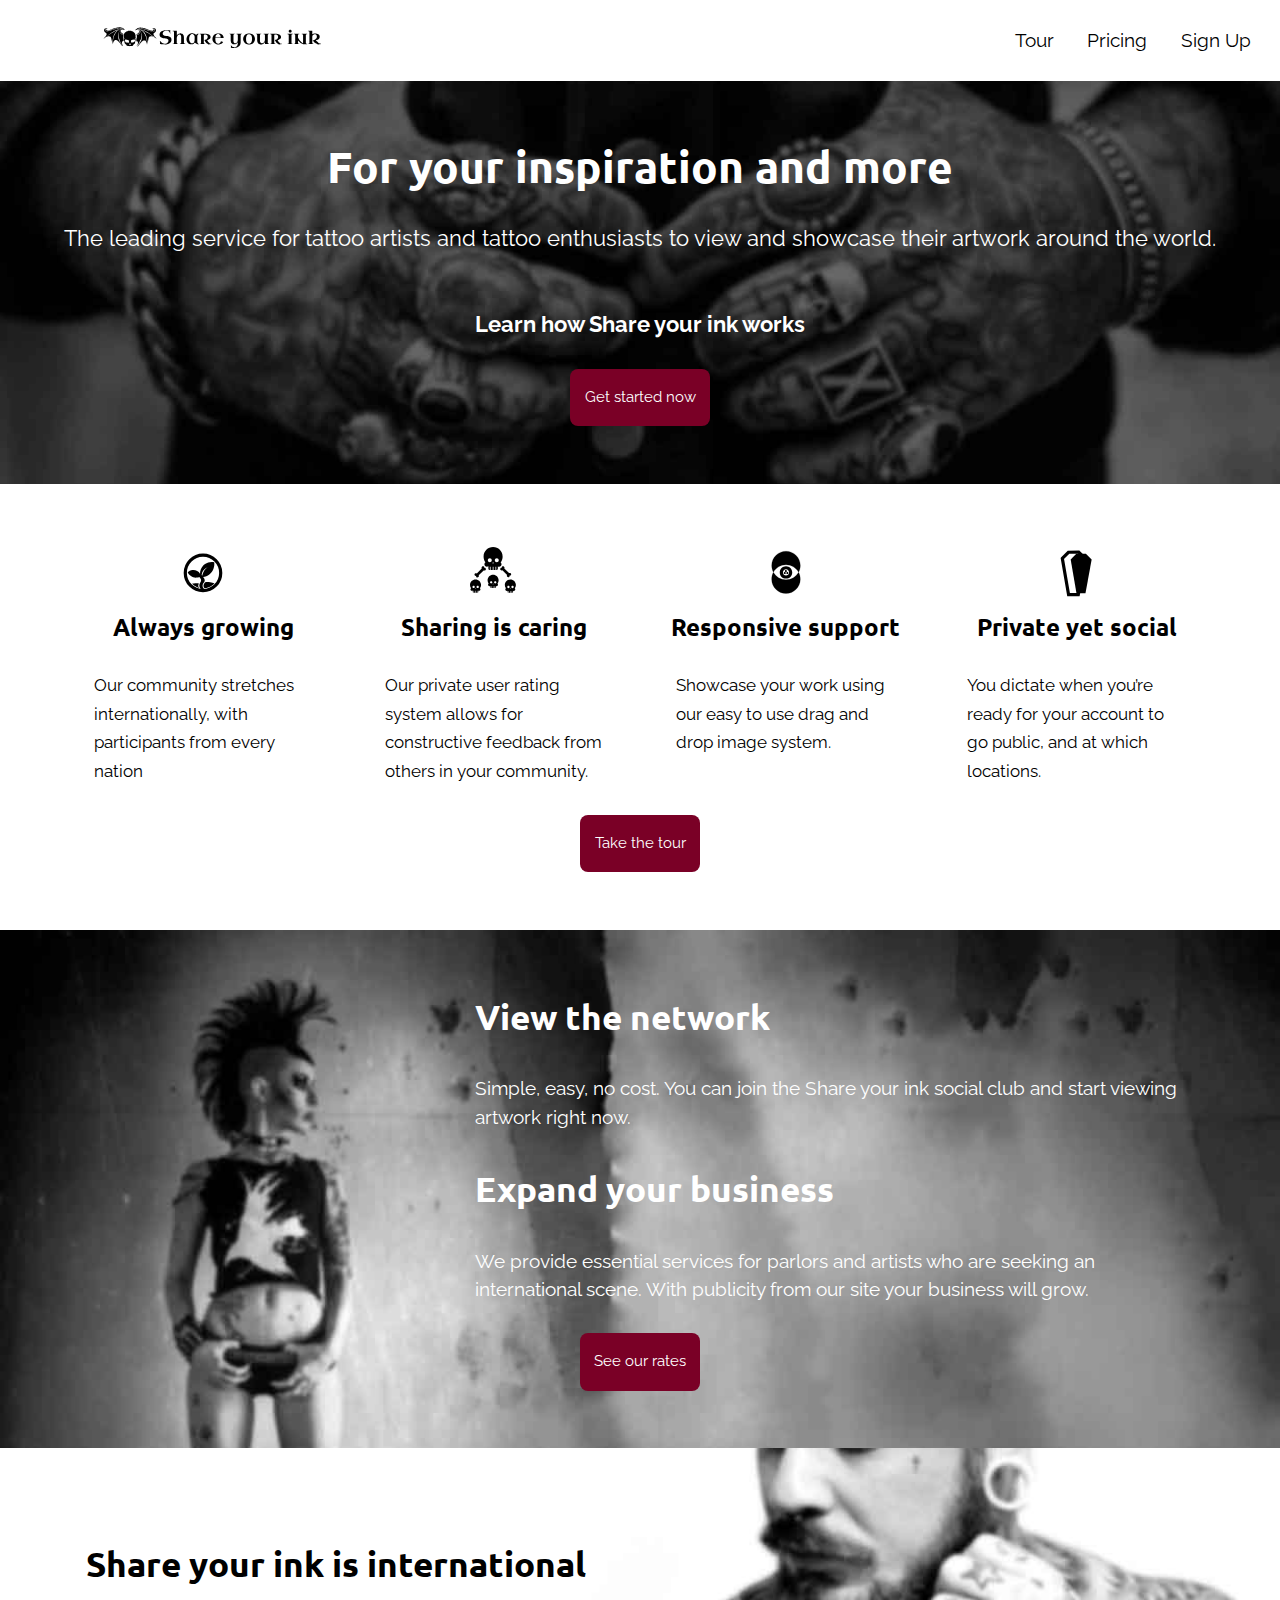
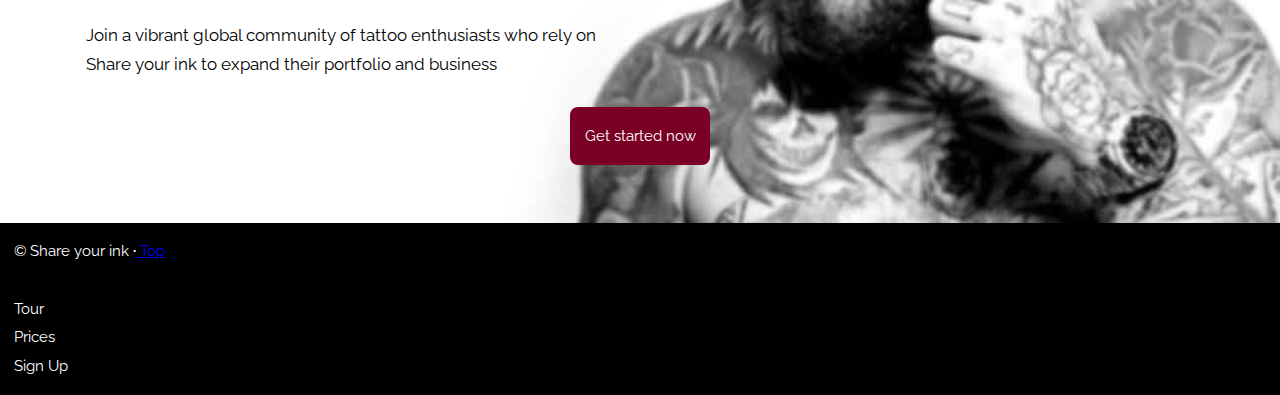
<file: index.html>
<!DOCTYPE html>
<html lang="en">
<head>
  <meta charset="utf-8">
  <title>Share Your Ink</title>
  <meta name="viewport" content="width=device-width,initial-scale=1">
  <meta name="handheldfriendly" content="true">
  <meta name="mobileoptimized" content="240">
  <link href="css/modules.css" rel="stylesheet">
  <link href="css/grid.css"  rel="stylesheet">
  <link href="css/type.css" rel="stylesheet">
  <link href="css/main.css" rel="stylesheet">
  <link href='https://fonts.googleapis.com/css?family=Raleway|Ubuntu' rel='stylesheet' type='text/css'>
  <link rel="shortcut icon" href="img/favicon.ico" type="image/x-icon">
  <link rel="icon" href="img/favicon.ico" type="image/x-icon">
</head>


<body>

<ul class="skip-links">
  <li><a href="#nav">Skip to navigation</a></li>
  <li><a href="#main">Skip to the main content</a></li>
  <li><a href="#footer">Skip to the footer</a></li>
</ul>

<header class="grid grid-middle section-white masthead" role="banner" id="top">

    <div class="unit xs-1 s-1 m-1-3 l-1-3 pad-t-1-2 pad-b-1-2 text-center">
      <h1 class="unit-xs-hidden"><a href="index.html">Share Your Ink</a></h1>
      <a href="index.html"> <img class="wordmark-size" src="img/wordmark-logo.svg" alt="wordmark"></a>
    </div>

    <nav class="unit gutter-1-2 xs-1 s-1 m-2-3 l-2-3 pad-t-1-2 pad-b-1-2 section-mid" id="nav">
      <ul class="nav kilo push-0 list-group list-group--inline">
        <li><a class="island-1-2" href="tour.html">Tour</a></li>
        <li><a class="island-1-2" href="pricing.html">Pricing</a></li>
        <li><a class="island-1-2" href="signup.html">Sign Up</a></li>
      </ul>
    </nav>

</header>

<main role="main" id="main">

  <div class="background-1 text-center mega island-2 img1">
    	<h2 class="ubuntu white-txt yotta">For your inspiration and more</h2>
    	<p class="white-txt">The leading service for tattoo artists and tattoo enthusiasts to view and showcase their artwork around the world.</p>
    	<p class="white-txt pad-t"><b>Learn how Share your ink works</b></p>
      <a class="island-1-2 btn micro" href="signup.html">Get started now</a>
  </div>

  <div class="grid section-white island-2">

  <div class="wrapper">
    <div class="unit xs-1 s-1 m-1-2 l-1-4 gutter-1-4">
      <figure>
        <div class="text-center">
          <img class="i--64 island-1" src="img/icon-3.svg" alt="">
       </div>
        <h2 class="text-center ubuntu giga">Always growing</h2>
       <figcaption class="milli gutter">Our community stretches internationally, with participants from every nation</figcaption>
      </figure>
   </div>


  <div class="unit xs-1 s-1 m-1-2 l-1-4 gutter-1-4">
    <figure>
      <div class="text-center">
        <img class="i--64 island-1" src="img/icon-1.svg" alt="">
      </div>
      <h2 class="text-center ubuntu giga">Sharing is caring</h2>
      <figcaption class="milli gutter">Our private user rating system allows for constructive feedback from others in your community.</figcaption>
    </figure>
  </div>

  <div class="unit xs-1 s-1 m-1-2 l-1-4 gutter-1-4">
    <figure>
      <div class="text-center">
        <img class="i--64 island-1" src="img/icon-2.svg" alt="">
      </div>
      <h2 class="text-center ubuntu giga">Responsive support</h2>
      <figcaption class="milli gutter">Showcase your work using our easy to use drag and drop image system.</figcaption>
    </figure>
  </div>

  <div class="unit xs-1 s-1 m-1-2 l-1-4 gutter-1-4">
    <figure>
      <div class="text-center">
        <img class="i--64 island-1" src="img/icon-4.svg" alt="">
      </div>
      <h2 class="text-center ubuntu giga">Private yet social</h2>
      <figcaption class="milli gutter">You dictate when you’re ready for your account to go public, and at which locations.</figcaption>
    </figure>
  </div>

  <div class="unit gutter xs-1 s-1 m-1 l-1 text-center">
    <a class="island-1-2 btn micro" href="tour.html">Take the tour</a>
  </div>

</div>
</div>

<div class="grid island-2 img2">

  <div class="unit push xs-1 s-1 m-1-2 l-1-3">
  </div>

  <div class="unit gutter xs-1 s-1 m-1-2 l-2-3">
    <h2 class="ubuntu exa white-txt">View the network</h2>
    <p class="kilo white-txt">Simple, easy, no cost. You can join the Share your ink social club and start viewing artwork right now.<p>
    <h2 class="ubuntu exa white-txt">Expand your business</h2>
    <p class="kilo white-txt">We provide essential services for parlors and artists who are seeking an international scene. With publicity from our site your business will grow.</p>
  </div>

      <div class="unit gutter xs-1 s-1 m-1 l-1 text-center">
    <a class="island-1-2 btn micro" href="pricing.html">See our rates</a>
    </div>
</div>


  <div class="grid section-mid island-2 img3">
    <div class="unit gutter xs-2-3 s-1-2 m-1-2 l-1-2">
      <h2 class="ubuntu exa pad-t">Share your ink is international</h2>
      <p class="milli">Join a vibrant global community of tattoo enthusiasts who rely on Share your ink to expand their portfolio and business</p>
    </div>

  <div class="unit gutter xs-1 s-1 m-1 l-1 text-center">
   <a class="btn micro island-1-2" href="signup.html">Get started now</a>
  </div>

</div>

</main>

<footer class="white-txt section-black micro grey island-half" role="contentinfo" id="footer">
  <p>© Share your ink <b>&middot;</b><a href="#top"> Top</a></p>
  <nav>
    <ol class="list-group push-none">
      <li><a href="tour.html">Tour</a></li>
      <li><a href="prices.html">Prices</a></li>
      <li><a href="signup.html">Sign Up</a></li>
    </ol>
  </nav>

</footer>

</body>
</html>
</file>
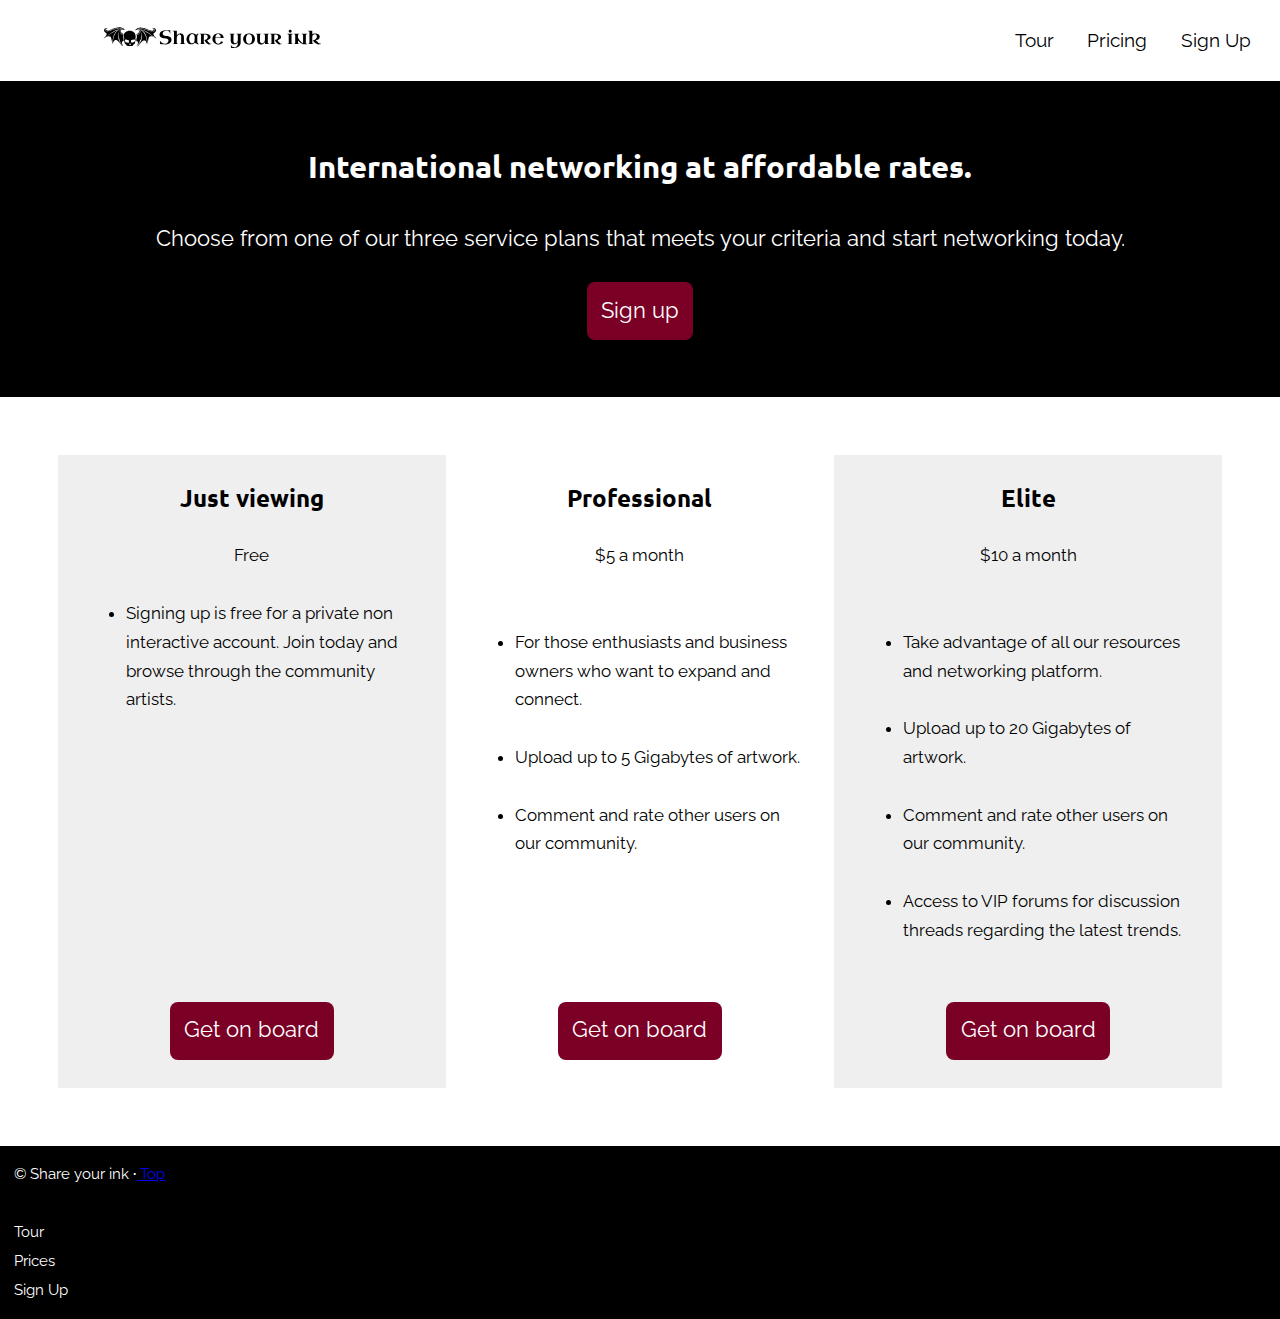
<file: pricing.html>
<!DOCTYPE html>
<html lang="en">
<head>
  <meta charset="utf-8">
  <title>Share Your Ink</title>
  <meta name="viewport" content="width=device-width,initial-scale=1">
  <meta name="handheldfriendly" content="true">
  <meta name="mobileoptimized" content="240">
  <link href="css/modules.css" rel="stylesheet">
  <link href="css/grid.css"  rel="stylesheet">
  <link href="css/type.css" rel="stylesheet">
  <link href="css/main.css" rel="stylesheet">
  <link href='https://fonts.googleapis.com/css?family=Raleway|Ubuntu' rel='stylesheet' type='text/css'>
  <link rel="shortcut icon" href="img/favicon.ico" type="image/x-icon">
  <link rel="icon" href="img/favicon.ico" type="image/x-icon">
</head>

<body>

<ul class="skip-links">
  <li><a href="#nav">Skip to navigation</a></li>
  <li><a href="#main">Skip to the main content</a></li>
  <li><a href="#footer">Skip to the footer</a></li>
</ul>

<header class="grid grid-middle section-white masthead" role="banner" id="top">

    <div class="unit xs-1 s-1 m-1-3 l-1-3 pad-t-1-2 pad-b-1-2 text-center">
      <h1 class="unit-xs-hidden"><a href="index.html">Share Your Ink</a></h1>
      <a href="index.html"> <img class="wordmark-size" src="img/wordmark-logo.svg" alt="wordmark"></a>
    </div>

    <nav class="unit gutter-1-2 xs-1 s-1 m-2-3 l-2-3 pad-t-1-2 pad-b-1-2 section-mid" id="nav">
      <ul class="nav kilo push-0 list-group list-group--inline">
        <li><a class="island-1-2" href="tour.html">Tour</a></li>
        <li><a class="island-1-2" href="pricing.html">Pricing</a></li>
        <li><a class="island-1-2" href="signup.html">Sign Up</a></li>
      </ul>
    </nav>

</header>

<main>

<div class="background-1 text-center mega island-2 section-black">
  	<h2 class="ubuntu white-txt">International networking at affordable rates.</h2>
  	<p class="white-txt">Choose from one of our three service plans that meets your criteria and start networking today.</p>
    <a class="white-txt island-1-2 btn mega" href="signup.html">Sign up</a>
</div>


<div class="grid island-2 grid-stretch">

  <div class="unit xs-1 s-1 m-1-3 l-1-3 section gutter pad-t  unit-content-distribute pad-b">

    <h2 class="ubuntu giga">Just viewing</h2>
    <p class="milli">Free</p>
    <ul class="milli content-fill">
      <li class="push">Signing up is free for a private non interactive account. Join today and browse through the community artists.</li>
    </ul>

    <a class="island-1-2 btn mega content-shrink" href="signup.html">Get on board</a>
  </div>

    <div class="unit xs-1 s-1 m-1-3 l-1-3 gutter pad-t unit-content-distribute pad-b">

        <h2 class="ubuntu giga">Professional</h2>
        <p class="milli">$5 a month<p>
        <ul class="milli content-fill">
        	<li class="push">For those enthusiasts and business owners who want to expand and connect.</li>
        	<li class="push">Upload up to 5 Gigabytes of artwork.</li>
        	<li class="push">Comment and rate other users on our community.</li>
     		</ul>

        <a class="island-1-2 btn mega content-shrink" href="signup.html">Get on board</a>

    </div>

    <div class="unit xs-1 s-1 m-1-3 l-1-3 section gutter pad-t unit-content-distribute pad-b">

        <h2 class="ubuntu giga">Elite</h2>
        <p class="milli">$10 a month<p>
         <ul class="milli content-fill">
        	<li class="push">Take advantage of all our resources and networking platform.</li>
        	<li class="push">Upload up to 20 Gigabytes of artwork.</li>
        	<li class="push">Comment and rate other users on our community.</li>
        	<li class="push">Access to VIP forums for discussion threads regarding the latest trends.</li>
     		</ul>

        <a class="island-1-2 btn mega content-shrink" href="signup.html">Get on board</a>
    </div>


</div>

</main>

<footer class="white-txt section-black micro grey island-half" role="contentinfo" id="footer">
  <p>© Share your ink <b>&middot;</b><a href="#top"> Top</a></p>
  <nav>
    <ol class="list-group push-none">
      <li><a href="tour.html">Tour</a></li>
      <li><a href="prices.html">Prices</a></li>
      <li><a href="signup.html">Sign Up</a></li>
    </ol>
  </nav>

</footer>

</body>
</html>
</file>
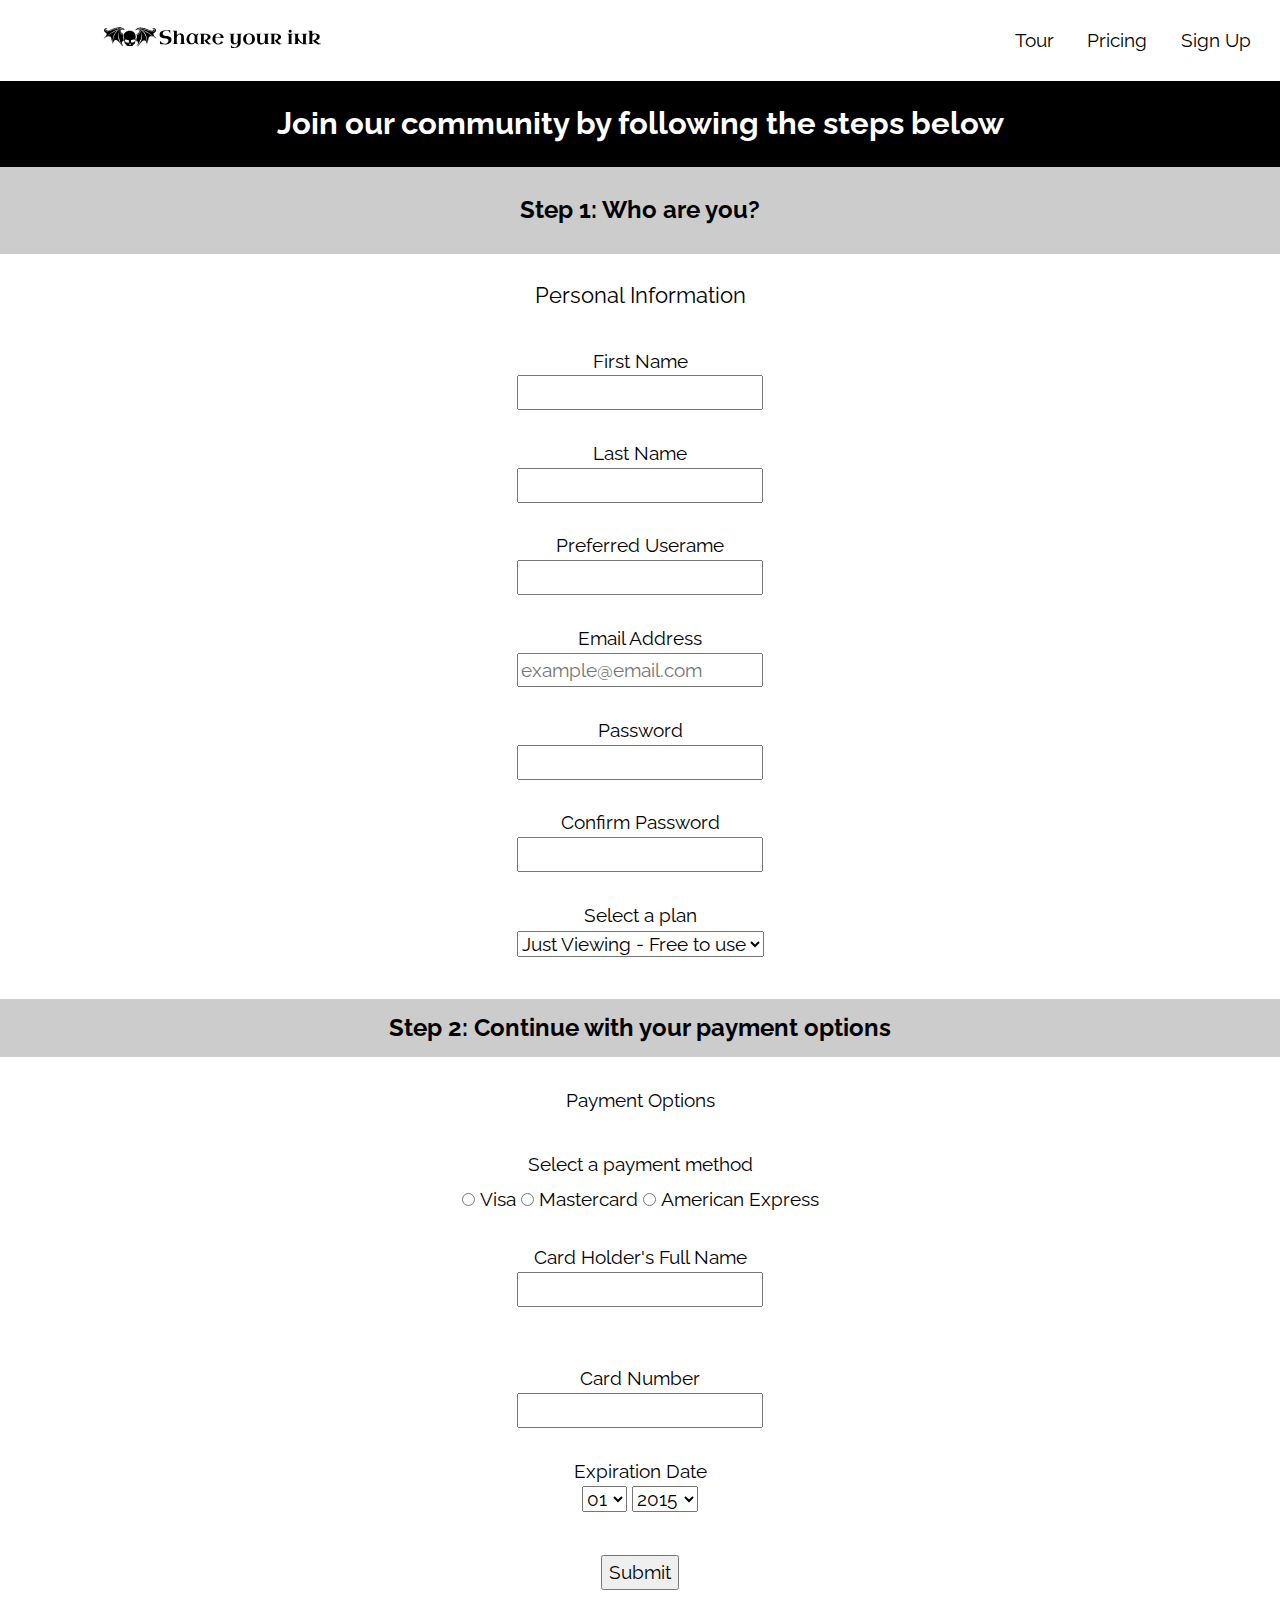
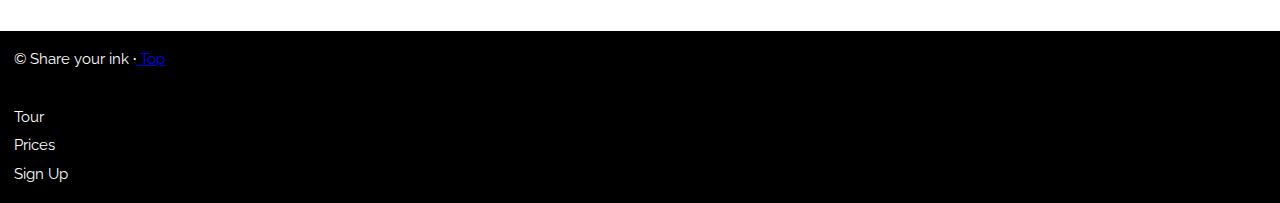
<file: signup.html>
<!DOCTYPE html>
<html lang="en">
<head>
  <meta charset="utf-8">
  <title>Share Your Ink</title>
  <meta name="viewport" content="width=device-width,initial-scale=1">
  <meta name="handheldfriendly" content="true">
  <meta name="mobileoptimized" content="240">
  <link href="css/modules.css" rel="stylesheet">
  <link href="css/grid.css"  rel="stylesheet">
  <link href="css/type.css" rel="stylesheet">
  <link href="css/main.css" rel="stylesheet">
  <link href='https://fonts.googleapis.com/css?family=Raleway|Ubuntu' rel='stylesheet' type='text/css'>
  <link rel="shortcut icon" href="img/favicon.ico" type="image/x-icon">
  <link rel="icon" href="img/favicon.ico" type="image/x-icon">
</head>

<body>

<ul class="skip-links">
  <li><a href="#nav">Skip to navigation</a></li>
  <li><a href="#main">Skip to the main content</a></li>
  <li><a href="#footer">Skip to the footer</a></li>
</ul>

<header class="grid grid-middle section-white masthead" role="banner" id="top">

    <div class="unit xs-1 s-1 m-1-3 l-1-3 pad-t-1-2 pad-b-1-2 text-center">
      <h1 class="unit-xs-hidden"><a href="index.html">Share Your Ink</a></h1>
      <a href="index.html"> <img class="wordmark-size" src="img/wordmark-logo.svg" alt="wordmark"></a>
    </div>

    <nav class="unit gutter-1-2 xs-1 s-1 m-2-3 l-2-3 pad-t-1-2 pad-b-1-2 section-mid" id="nav">
      <ul class="nav kilo push-0 list-group list-group--inline">
        <li><a class="island-1-2" href="tour.html">Tour</a></li>
        <li><a class="island-1-2" href="pricing.html">Pricing</a></li>
        <li><a class="island-1-2" href="signup.html">Sign Up</a></li>
      </ul>
    </nav>

</header>

<main class="grid">


  <div class="unit xs-1 s-1 m-1 l-1 text-center section-dark">
    <h2 class="island-1-2 section-black white-txt">Join our community by following the steps below</h2>
  </div>

  <div class="unit xs-1 s-1 m-1 l-1 text-center section-dark">
    <h2 class="giga">Step 1: Who are you?</h2>
  </div>

  <form class="unit xs-1 s-1 m-1 l-1 text-center">

  <fieldset>

    <legend class="unit xs-1 s-1 m-1 l-1 island mega">Personal Information</legend>
    <div class="grid">

      <div class="unit xs-1 s-1 m-1 l-1">
        <label for="first-name">First Name</label>
        <input class="push text-input" type="text" name="name" id="name" required>
      </div>

      <div class="unit xs-1 s-1 m-1 l-1">
        <label for="last-name">Last Name</label>
        <input class="push text-input" type="text"  id="last-name" required>
      </div>

      <div class="unit xs-1 s-1 m-1 l-1">
        <label for="user-name">Preferred Userame</label>
        <input class="push text-input" type="text" id="user-name" required>
      </div>

      <div class="unit xs-1 s-1 m-1 l-1">
        <label for="email">Email Address</label>
        <input class="push text-input" type="email" id="email" placeholder="example@email.com" required>
      </div>

      <div class="unit xs-1 s-1 m-1 l-1">
        <label for="password">Password</label>
        <input class="push text-input" type="password" id="password" required>
      </div>

      <div class="unit xs-1 s-1 m-1 l-1">
        <label for="confirm-password"> Confirm Password</label>
        <input class="push text-input" type="password" id="confirm-password" required>
      </div>

      <div class="unit xs-1 s-1 m-1 l-1">
       <label for="subject">Select a plan</label>
        <select id="subject" name="_subject">
          <option>Just Viewing - Free to use</option>
          <option>Professional</option>
          <option>Elite</option>
        </select>
     </div>
   </div>

  </fieldset>

  <div class="unit xs-1 s-1 m-1 l-1 text-center section-dark">
    <h2 class="island-1-2 giga">Step 2: Continue with your payment options</h2>
  </div>

  <fieldset class="unit xs-1 s-1 m-1 l-1">
    <legend class="unit xs-1 s-1 m-1 l-1 pad-b">Payment Options</legend>

    <fieldset class="unit xs-1 s-1 m-1 l-1">
      <legend class="unit xs-1 s-1 m-1 l-1">Select a payment method</legend>

        <input id="viewing" type="radio" name="plan">
          <label for="viewing">Visa</label>

        <input id="prof" type="radio" name="plan">
          <label for="prof">Mastercard</label>

        <input id="elite" type="radio" name="plan">
          <label for="elite">American Express</label>

        <div class="unit xs-1 s-1 m-1 l-1 pad-t">
         <label for="confirm-password">Card Holder's Full Name</label>
         <input class="push text-input" name="name" id="card-holder" required>
        </div>

        <div class="unit xs-1 s-1 m-1 l-1 pad-t">
         <label for="confirm-password">Card Number</label>
         <input class="push text-input" id="card-number" inputmode="numeric" required>
        </div>

      <div class="unit xs-1 s-1 m-1 l-1">
       <label for="subject">Expiration Date</label>
        <select class="select" id="month" required>
          <option>01</option>
          <option>02</option>
          <option>03</option>
          <option>04</option>
          <option>05</option>
          <option>06</option>
          <option>07</option>
          <option>08</option>
          <option>09</option>
          <option>10</option>
          <option>11</option>
          <option>12</option>
        </select>

        <select class="select" id="year" required>
          <option>2015</option>
          <option>2016</option>
          <option>2017</option>
          <option>2018</option>
          <option>2019</option>
          <option>2020</option>
          <option>2021</option>
        </select>
     </div>

    </fieldset>

  <div>
    <button type="submit">Submit</button>
  </div>

  </fieldset>

</form>

</main>

<footer class="white-txt section-black micro grey island-half" role="contentinfo" id="footer">
  <p>© Share your ink <b>&middot;</b><a href="#top"> Top</a></p>
  <nav>
    <ol class="list-group push-none">
      <li><a href="tour.html">Tour</a></li>
      <li><a href="prices.html">Prices</a></li>
      <li><a href="signup.html">Sign Up</a></li>
    </ol>
  </nav>

</footer>


</body>

</html>
</file>
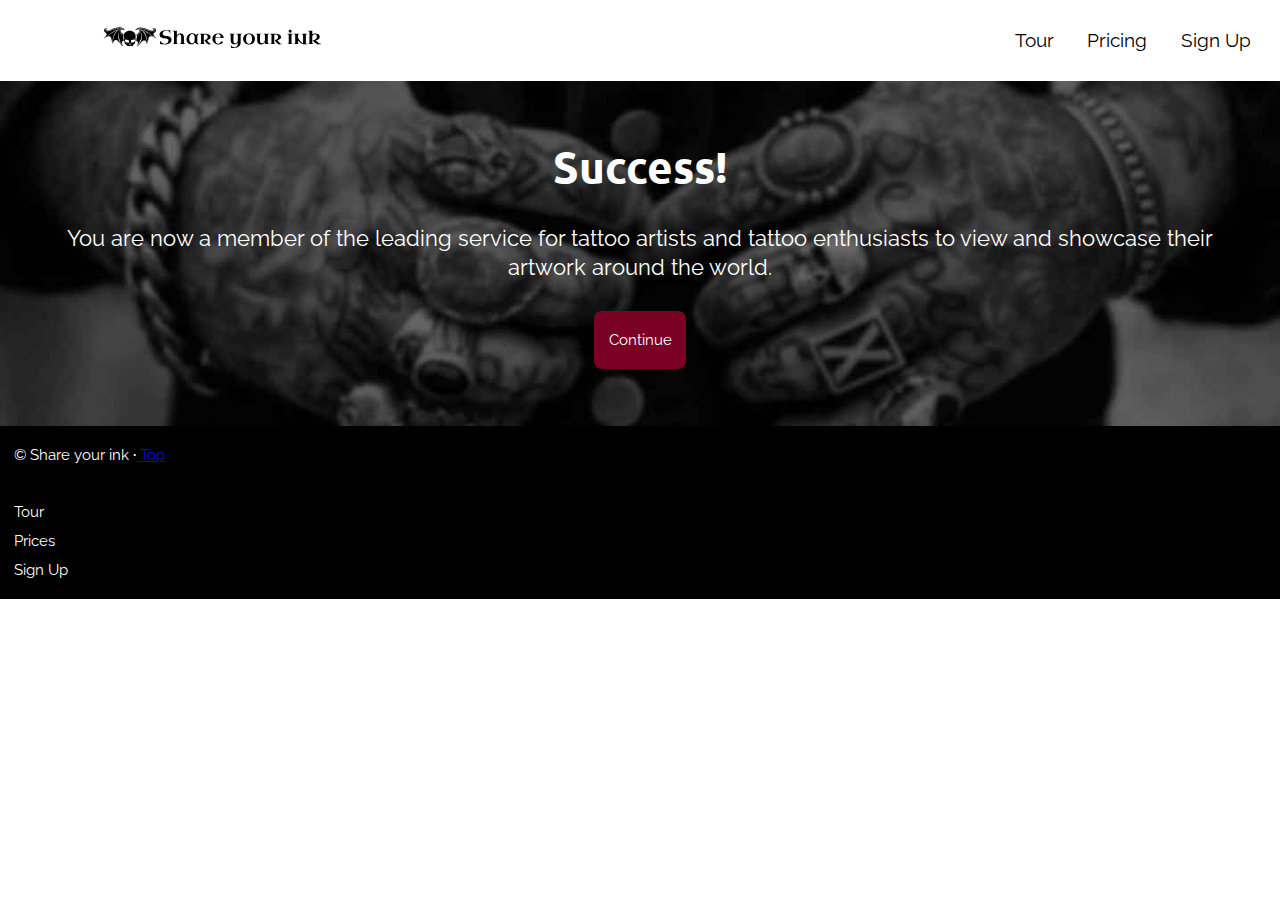
<file: thankyou.html>
<!DOCTYPE html>
<html lang="en">
<head>
  <meta charset="utf-8">
  <title>Share Your Ink</title>
  <meta name="viewport" content="width=device-width,initial-scale=1">
  <meta name="handheldfriendly" content="true">
  <meta name="mobileoptimized" content="240">
  <link href="css/modules.css" rel="stylesheet">
  <link href="css/grid.css"  rel="stylesheet">
  <link href="css/type.css" rel="stylesheet">
  <link href="css/main.css" rel="stylesheet">
  <link href='https://fonts.googleapis.com/css?family=Raleway|Ubuntu' rel='stylesheet' type='text/css'>
  <link rel="shortcut icon" href="img/favicon.ico" type="image/x-icon">
  <link rel="icon" href="img/favicon.ico" type="image/x-icon">
</head>

<body>

<ul class="skip-links">
  <li><a href="#nav">Skip to navigation</a></li>
  <li><a href="#main">Skip to the main content</a></li>
  <li><a href="#footer">Skip to the footer</a></li>
</ul>

<header class="grid grid-middle section-white masthead" role="banner" id="top">

    <div class="unit xs-1 s-1 m-1-3 l-1-3 pad-t-1-2 pad-b-1-2 text-center">
      <h1 class="unit-xs-hidden"><a href="index.html">Share Your Ink</a></h1>
      <a href="index.html"> <img class="wordmark-size" src="img/wordmark-logo.svg" alt="wordmark"></a>
    </div>

    <nav class="unit gutter-1-2 xs-1 s-1 m-2-3 l-2-3 pad-t-1-2 pad-b-1-2 section-mid" id="nav">
      <ul class="nav kilo push-0 list-group list-group--inline">
        <li><a class="island-1-2" href="tour.html">Tour</a></li>
        <li><a class="island-1-2" href="pricing.html">Pricing</a></li>
        <li><a class="island-1-2" href="signup.html">Sign Up</a></li>
      </ul>
    </nav>

</header>


<main role="main" id="main">

  <div class="background-1 text-center mega island-2 img1">
      <h2 class="ubuntu white-txt yotta">Success!</h2>
      <p class="white-txt">You are now a member of the leading service for tattoo artists and tattoo enthusiasts to view and showcase their artwork around the world.</p>
      <a class="island-1-2 btn micro" href="index.html">Continue</a>
  </div>

</main>

<footer class="white-txt section-black micro grey island-half" role="contentinfo" id="footer">
  <p>© Share your ink <b>&middot;</b><a href="#top"> Top</a></p>
  <nav>
    <ol class="list-group push-none">
      <li><a href="tour.html">Tour</a></li>
      <li><a href="prices.html">Prices</a></li>
      <li><a href="signup.html">Sign Up</a></li>
    </ol>
  </nav>

</footer>


</body>
</html>
</file>
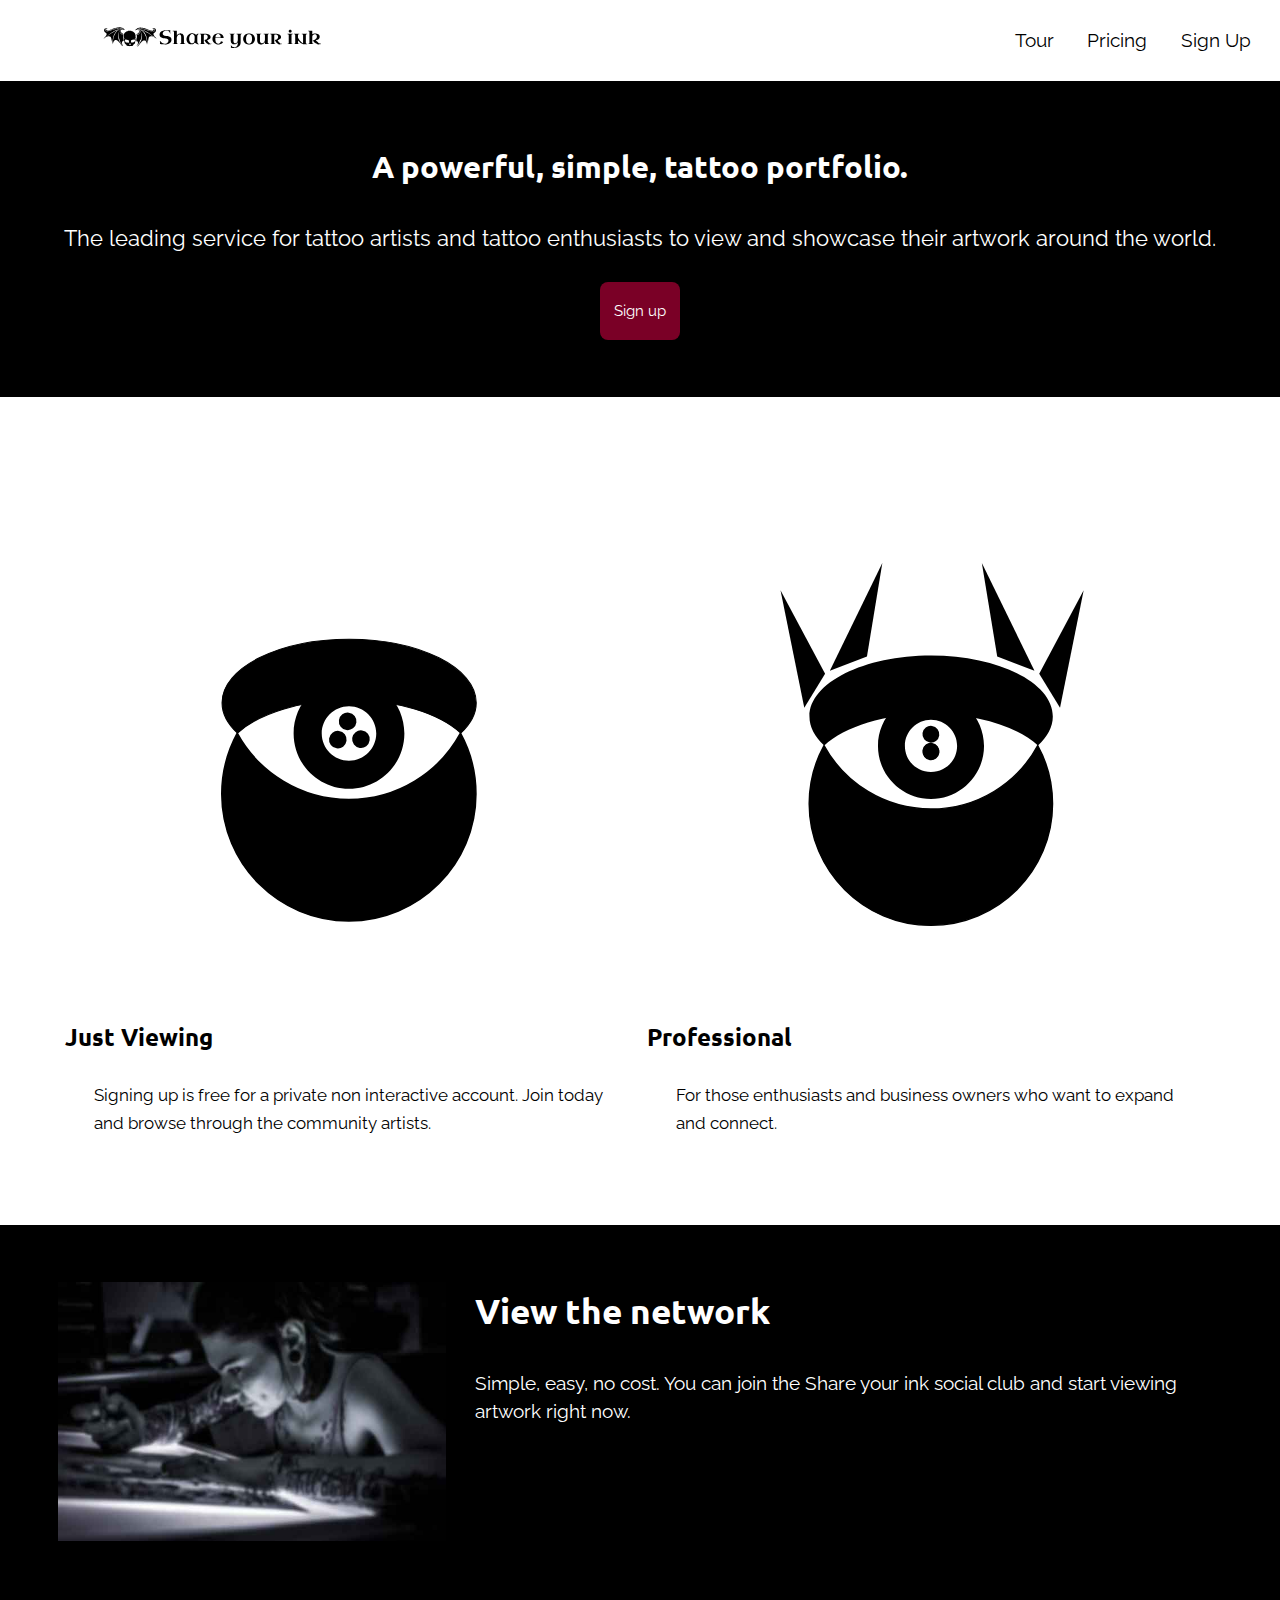
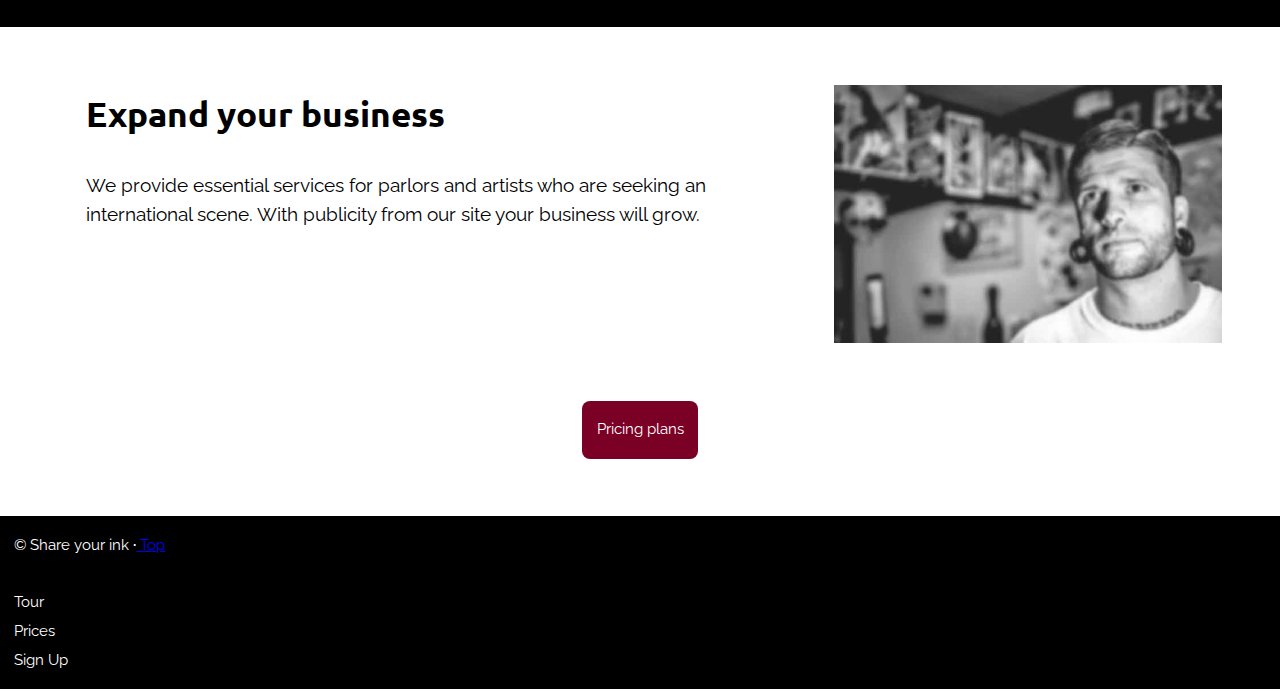
<file: tour.html>
<!DOCTYPE html>
<html lang="en">
<head>
  <meta charset="utf-8">
  <title>Share Your Ink</title>
  <meta name="viewport" content="width=device-width,initial-scale=1">
  <meta name="handheldfriendly" content="true">
  <meta name="mobileoptimized" content="240">
  <link href="css/modules.css" rel="stylesheet">
  <link href="css/grid.css"  rel="stylesheet">
  <link href="css/type.css" rel="stylesheet">
  <link href="css/main.css" rel="stylesheet">
  <link href='https://fonts.googleapis.com/css?family=Raleway|Ubuntu' rel='stylesheet' type='text/css'>
  <link rel="shortcut icon" href="img/favicon.ico" type="image/x-icon">
  <link rel="icon" href="img/favicon.ico" type="image/x-icon">
</head>


<body>

<ul class="skip-links">
  <li><a href="#nav">Skip to navigation</a></li>
  <li><a href="#main">Skip to the main content</a></li>
  <li><a href="#footer">Skip to the footer</a></li>
</ul>

<header class="grid grid-middle section-white masthead" role="banner" id="top">

    <div class="unit xs-1 s-1 m-1-3 l-1-3 pad-t-1-2 pad-b-1-2 text-center">
      <h1 class="unit-xs-hidden"><a href="index.html">Share Your Ink</a></h1>
      <a href="index.html"> <img class="wordmark-size" src="img/wordmark-logo.svg" alt="wordmark"></a>
    </div>

    <nav class="unit gutter-1-2 xs-1 s-1 m-2-3 l-2-3 pad-t-1-2 pad-b-1-2 section-mid" id="nav">
      <ul class="nav kilo push-0 list-group list-group--inline">
        <li><a class="island-1-2" href="tour.html">Tour</a></li>
        <li><a class="island-1-2" href="pricing.html">Pricing</a></li>
        <li><a class="island-1-2" href="signup.html">Sign Up</a></li>
      </ul>
    </nav>

</header>

<main>

<div class="background-1 text-center mega island-2 section-black">
  	<h2 class="white-txt ubuntu">A powerful, simple, tattoo portfolio.</h2>
  	<p class="white-txt">The leading service for tattoo artists and tattoo enthusiasts to view and showcase their artwork around the world.</p>
    <a class="island-1-2 btn micro"href="signup.html">Sign up</a>
</div>

<div class="grid section-mid island-2">

	<div class="unit xs-1 s-1 m-1-2 l-1-2 gutter-1-4">
		<figure>
      <div class="embed embed--1by1">
			 <img class="img-flex push-1-2 embed__item" src="img/icon-5.svg" alt="">
      </div>
			<h2 class="ubuntu giga">Just Viewing</h2>
			<figcaption class="milli gutter">Signing up is free for a private non interactive account. Join today and browse through the community artists.</figcaption>
		</figure>
	</div>

	<div class="unit xs-1 s-1 m-1-2 l-1-2 gutter-1-4">
		<figure>
      <div class="embed embed--1by1">
			<img class="img-flex push-1-2 embed__item" src="img/icon-6.svg" alt="">
    </div>
			<h2 class="ubuntu giga">Professional</h2>
			<figcaption class="milli gutter">For those enthusiasts and business owners who want to expand and connect.</figcaption>
		</figure>
	</div>

</div>

<div class="grid island-2 section-black">

  <div class="unit push xs-1 s-1 m-1-2 l-1-3">
    <div class="embed embed--3by2">
      <img class="img-flex embed__item" src="img/tattoo-artist-1.jpg" alt="">
    </div>
  </div>

  <div class="unit gutter xs-1 s-1 m-1-2 l-2-3">
    <h2 class="ubuntu exa white-txt">View the network</h2>
    <p class="kilo white-txt">Simple, easy, no cost. You can join the Share your ink social club and start viewing artwork right now.<p>
  </div>

</div>

<div class="grid island-2 section-white">

  <div class="unit gutter xs-1 s-1 m-1-2 l-2-3">
    <h2 class="ubuntu exa">Expand your business</h2>
    <p class="kilo">We provide essential services for parlors and artists who are seeking an international scene. With publicity from our site your business will grow.<p>
  </div>

  <div class="unit push xs-1 s-1 m-1-2 l-1-3">
    <div class="embed embed--3by2">
      <img class="img-flex embed__item" src="img/tattoo-artist-2.jpg" alt="">
    </div>
  </div>

  <div class="unit gutter xs-1 s-1 m-1 l-1 text-center pad-t">
    <a class="island-1-2 btn micro" href="pricing.html">Pricing plans</a>
  </div>

</div>


</main>

<footer class="white-txt section-black micro grey island-half" role="contentinfo" id="footer">
  <p>© Share your ink <b>&middot;</b><a href="#top"> Top</a></p>
  <nav>
    <ol class="list-group push-none">
      <li><a href="tour.html">Tour</a></li>
      <li><a href="prices.html">Prices</a></li>
      <li><a href="signup.html">Sign Up</a></li>
    </ol>
  </nav>

</footer>

</body>
</html>
</file>
<file: css/modules.css>
/*!
 * Modulifier || Code released under the UNLICENSE
 * Code under other copyrights & licenses listed below.
 * http://modulifier.web-dev.tools/#responsive;images;list-group;embed;media-object;icons;hidden;positioning;buttons;forms;accessibility;print
 */

@-moz-viewport { width: device-width; scale: 1; }
@-ms-viewport { width: device-width; scale: 1; }
@-o-viewport { width: device-width; scale: 1; }
@-webkit-viewport { width: device-width; scale: 1; }
@viewport { width: device-width; scale: 1; }

html {
  box-sizing: border-box;
  -moz-text-size-adjust: 100%;
  -ms-text-size-adjust: 100%;
  -webkit-text-size-adjust: 100%;
  text-size-adjust: 100%;
}

*, *::before, *::after {
  box-sizing: inherit;
}

body {
  margin: 0;
}

article, aside, details, figcaption, figure,
footer, header, main, menu, nav, section, summary {
  display: block;
}

audio, canvas, progress, video {
  display: inline-block;
  vertical-align: baseline;
}

template {
  display: none;
}

img {
  border: 0;
}

.img-flex {
  display: block;
  width: 100%;
}

svg:not(:root) {
  overflow: hidden;
}

svg {
  fill: currentColor;
  stroke: currentColor;
}

.image-replacement, .ir {
  overflow: hidden;
  direction: ltr;
  text-align: left;
  text-indent: 100%;
  white-space: nowrap;
}

.list-group {
  padding-left: 0;
  list-style-type: none;
}

.list-group > dd {
  margin-left: 0;
}

.list-group--inline::before,
.list-group--inline::after {
  content: "";
  display: table;
}

.list-group--inline::after {
  clear: both;
}

.list-group--inline > li {
  display: inline-block;
}

.list-group--inline > dt {
  clear: left;
  float: left;
  width: 11em;
}

.list-group--inline > dd {
  float: left;
  min-width: 12em;
}

.embed {
  margin-left: 0;
  margin-right: 0;
  overflow: hidden;
  position: relative;
  width: 100%;
}

.embed--1by1 {
  padding-top: 100%; /* Square */
}

.embed--4by3 {
  padding-top: 75%; /* Traditional TV/computer screens */
}

.embed--iso216 {
  padding-top: 70.92%; /* A-standard paper sizes */
}

.embed--3by2 {
  padding-top: 66.6%; /* Classic 35 mm film & most digital photos, landscape */
}

.embed--2by3 {
  padding-top: 150%; /* Classic 35 mm film & most digital photos, portrait */
}

.embed--golden {
  padding-top: 61.8%; /* The Golden Ratio */
}

.embed--16by9 {
  padding-top: 56.25%; /* HD TV */
}

.embed--185by100 {
  padding-top: 54.05%; /* Common widescreen cinema */
}

.embed--24by10 {
  padding-top: 41.667%; /* Widescreen cinema: 2.4:1 */;
}

.embed--3by1 {
  padding-top: 33.3333%; /* Panorama photos */
}

.embed--4by1 {
  padding-top: 25%; /* Polyvision */
}

.embed__item {
  height: 100%;
  left: 0;
  position: absolute;
  top: 0;
  width: 100%;
}

.media {
  overflow: hidden;
}

.media__img {
  float: left;
}

.media__img--reversed {
  float: right;
}

.media__img--stacked {
  float: none;
}

.media__body {
  overflow: hidden;
  min-width: 12em; /* Slightly less than 200px, responsiveness built in */
}

.icon {
  display: inline-block;
  position: relative;
  background: transparent none no-repeat center center;
  background-size: contain;
  vertical-align: middle;
}

.i--16 {
  height: 16px;
  width: 16px;
}

.i--18 {
  height: 18px;
  width: 18px;
}

.i--24 {
  height: 24px;
  width: 24px;
}

.i--32 {
  height: 32px;
  width: 32px;
}

.i--48 {
  height: 48px;
  width: 48px;
}

.i--64 {
  height: 64px;
  width: 64px;
}

.icon svg {
  left: 0;
  height: 100%;
  position: absolute;
  top: 0;
  width: 100%;
}

.icon-label {
  vertical-align: middle;
}

.icon-link, .icon-link:hover {
  text-decoration: none;
}

[hidden], .hidden {
  display: none;
  visibility: hidden;
}

.visually-hidden {
  height: 1px;
  margin: -1px;
  overflow: hidden;
  padding: 0;
  position: absolute;
  width: 1px;
  border: 0;
  clip: rect(0 0 0 0);
}

.visually-hidden.focusable:active, .visually-hidden.focusable:focus {
  height: auto;
  margin: 0;
  overflow: visible;
  position: static;
  width: auto;
  clip: auto;
}

.invisible {
  visibility: hidden;
}

.truncate {
  max-width: 100%;
  overflow: hidden;
  width: 100%;
  text-overflow: ellipsis;
  white-space: nowrap;
}

.scrollable {
  max-width: 100%;
  overflow-x: auto;
  overflow-y: hidden;
  -webkit-overflow-scrolling: touch;
}

.center {
  margin-left: auto;
  margin-right: auto;
}

.clearfix::before, .clearfix::after {
  content: "";
  display: table;
}

.clearfix::after {
  clear: both;
}

.left {
  float: left;
}

.right {
  float: right;
}

.inline {
  display: inline;
}

.block {
  display: block;
}

.inline-block, .ib {
  display: inline-block;
}

.valign-top {
  vertical-align: top;
}

.valign-bottom {
  vertical-align: bottom;
}

.valign-middle {
  vertical-align: middle;
}

.fixed {
  position: fixed;
}

.relative {
  position: relative;
}

.absolute {
  position: absolute;
}

.static {
  position: static;
}

.zindex-1 {
  z-index: 1;
}

.zindex-2 {
  z-index: 2;
}

.zindex-3 {
  z-index: 3;
}

.pin-top-left, .pin-tl {
  top: 0;
  left: 0;
}

.pin-top-right, .pin-tr {
  top: 0;
  right: 0;
}

.pin-bottom-left, .pin-bl {
  bottom: 0;
  left: 0;
}

.pin-bottom-right, .pin-br {
  bottom: 0;
  right: 0;
}

.width-quarter, .w-1-4 {
  width: 25%;
}

.width-half, .w-1-2 {
  width: 50%;
}

.width-full, .w-1 {
  width: 100%;
}

.link-box {
  display: block;
  text-decoration: none;
}

.btn {
  display: inline-block;
  padding: 0.375em 0.75em 0.42em;
  background-color: #7a0026;
  border-radius: 8px;
  border: 0;
  color: #fff;
  text-decoration: none;
}

.btn:hover {
  background-color: #000;
  color: #fff;
}

.btn--light {
  background-color: #e2e2e2;
  color: #000;
}

.btn--light:hover {
  background-color: #666;
  color: #fff;
}

.btn--ghost {
  background-color: transparent;
  border: 3px solid #333;
  color: #000;
}

.btn--ghost:hover {
  border-color: #000;
}

label, .label-block {
  display: block;
  cursor: pointer;
}

input[type="checkbox"] + label,
input[type="radio"] + label,
.label-inline {
  display: inline-block;
}

/*!
 * (c) Nicolas Gallagher and Jonathan Neal of Normalize.css || MIT License
 *     https://necolas.github.io/normalize.css/
 */

button, input, optgroup, select, textarea {
  color: inherit;
  font: inherit;
  margin: 0;
}

button {
  overflow: visible;
}

button,
select {
  text-transform: none;
}

button,
html input[type="button"],
input[type="reset"],
input[type="submit"] {
  -webkit-appearance: button;
  cursor: pointer;
}

button[disabled],
html input[disabled] {
  cursor: default;
}

button::-moz-focus-inner,
input::-moz-focus-inner {
  border: 0;
  padding: 0;
}

input[type="checkbox"],
input[type="radio"] {
  padding: 0;
}

input[type="number"]::-webkit-inner-spin-button,
input[type="number"]::-webkit-outer-spin-button {
  height: auto;
}

input[type="search"] {
  -webkit-appearance: textfield;
}

input[type="search"]::-webkit-search-cancel-button,
input[type="search"]::-webkit-search-decoration {
  -webkit-appearance: none;
}

fieldset {
  border: 1px solid;
}

legend {
  border: 0;
  padding: 0;
}

textarea {
  overflow: auto;
}

optgroup {
  font-weight: bold;
}

/*! End Normalize.css code */

a:hover, a:active {
  outline: none;
}

a:focus, [tabindex="0"]:focus,
input:focus, textarea:focus, button:focus {
  outline: 3px solid #000;
  outline-offset: 3px;
}

.skip-links {
  margin: 0;
  padding: 0;
  list-style-type: none;
}

.skip-links a {
  padding: 0.5em 0.75em;
  position: absolute;
  top: -3em;
  z-index: 10000; /* To make sure they're always on top */
  background-color: #000;
  color: #fff;
  font-size: 1.125rem;
  font-weight: bold;
  text-decoration: none;
}

.skip-links a:focus {
  top: 0;
}

.print-only {
  display: none;
  visibility: hidden;
}

@media print {

  .no-print {
    display: none;
    visibility: hidden;
  }

  .print-only {
    display: block;
    visibility: visible;
  }

  /*!
   * (c) HTML5 Boilerplate || MIT License
   *     https://html5boilerplate.com/
   */

  *, *:before, *:after, *:first-letter, *:first-line {
    background: none transparent !important;
    color: #000 !important;
    box-shadow: none !important;
    text-shadow: none !important;
  }

  a, a:visited {
    text-decoration: underline;
  }

  a[href]:after {
    content: " (" attr(href) ")";
  }

  abbr[title]:after {
    content: " (" attr(title) ")";
  }

  a[href^="#"]:after,
  a[href^="javascript:"]:after {
    content: "";
  }

  pre, blockquote {
    page-break-inside: avoid;
  }

  thead {
    display: table-header-group;
  }

  tr, img {
    page-break-inside: avoid;
  }

  p, h1, h2, h3, h4, h5, h6 {
    orphans: 3;
    widows: 3;
  }

  h1, h2, h3, h4, h5, h6 {
    page-break-after: avoid;
  }

  /*! End HTML5 Boilerplate code */
}
</file>
<file: css/grid.css>
/* http://gridifier.web-dev.tools/#xs,4,0,0,0;s,4,25,0,0;m,4,38,1,1;l,4,60,1,1 */

.grid {
  margin: 0;
  padding: 0;
  letter-spacing: -0.31em;
  text-rendering: optimizespeed;
  display: -webkit-flex;
  -webkit-flex-flow: row wrap;
  display: -ms-flexbox;
  -ms-flex-flow: row wrap;
  display: flex;
  flex-flow: row wrap;
}

.grid-bottom {
  -webkit-align-items: flex-end;
  -ms-align-items: flex-end;
  align-items: flex-end;
}

.grid-middle {
  -webkit-align-items: center;
  -ms-align-items: center;
  align-items: center;
}

.grid-stretch {
  -webkit-align-items: stretch;
  -ms-align-items: stretch;
  align-items: stretch;
}

.opera-only :-o-prefocus, .grid {
  word-spacing: -0.43em;
}

.unit {
  letter-spacing: normal;
  text-rendering: auto;
  vertical-align: top;
  word-spacing: normal;
  display: inline-block;
  visibility: visible;
}

.grid-bottom .unit {
  vertical-align: bottom;
}

.grid-middle .unit {
  vertical-align: middle;
}

[class*="unit-push-"],
[class*="unit-pull-"] {
  position: relative;
}

.unit-xs-hidden {
  display: none;
  visibility: hidden;
}

.unit-xs-centered {
  margin: 0 auto;
}

.unit-xs-1, .xs-1 {
  display: block;
  visibility: visible;
  width: 100%;
}

.unit-xs-1-2, .xs-1-2 {
  width: 50.0000%;
}

.unit-xs-1-3, .xs-1-3 {
  width: 33.3333%;
}

.unit-xs-2-3, .xs-2-3 {
  width: 66.6667%;
}

.unit-xs-1-4, .xs-1-4 {
  width: 25.0000%;
}

.unit-xs-3-4, .xs-3-4 {
  width: 75.0000%;
}

.unit-xs-1-2,.xs-1-2,.unit-xs-1-3,.xs-1-3,.unit-xs-2-3,.xs-2-3,.unit-xs-1-4,.xs-1-4,.unit-xs-3-4,.xs-3-4 {
  display: inline-block;
  visibility: visible;
}

@media only screen and (min-width: 25em) {

.unit-s-hidden {
  display: none;
  visibility: hidden;
}

.unit-s-centered {
  margin: 0 auto;
}

.unit-s-1, .s-1 {
  display: block;
  visibility: visible;
  width: 100%;
}

.unit-s-1-2, .s-1-2 {
  width: 50.0000%;
}

.unit-s-1-3, .s-1-3 {
  width: 33.3333%;
}

.unit-s-2-3, .s-2-3 {
  width: 66.6667%;
}

.unit-s-1-4, .s-1-4 {
  width: 25.0000%;
}

.unit-s-3-4, .s-3-4 {
  width: 75.0000%;
}

.unit-s-1-2,.s-1-2,.unit-s-1-3,.s-1-3,.unit-s-2-3,.s-2-3,.unit-s-1-4,.s-1-4,.unit-s-3-4,.s-3-4 {
  display: inline-block;
  visibility: visible;
}

}

@media only screen and (min-width: 38em) {

.unit-m-hidden {
  display: none;
  visibility: hidden;
}

.unit-m-centered {
  margin: 0 auto;
}

.unit-m-1, .m-1 {
  display: block;
  visibility: visible;
  width: 100%;
}

.unit-offset-m-0 {
  margin-left: 0;
}

.unit-push-m-0,
.unit-pull-m-0 {
  left: 0;
}

.unit-m-1-2, .m-1-2 {
  width: 50.0000%;
}

.unit-offset-m-1-2 {
  margin-left: 50.0000%;
}

.unit-push-m-1-2 {
  left: 50.0000%;
}

.unit-pull-m-1-2 {
  left: -50.0000%;
}

.unit-m-1-3, .m-1-3 {
  width: 33.3333%;
}

.unit-offset-m-1-3 {
  margin-left: 33.3333%;
}

.unit-push-m-1-3 {
  left: 33.3333%;
}

.unit-pull-m-1-3 {
  left: -33.3333%;
}

.unit-m-2-3, .m-2-3 {
  width: 66.6667%;
}

.unit-offset-m-2-3 {
  margin-left: 66.6667%;
}

.unit-push-m-2-3 {
  left: 66.6667%;
}

.unit-pull-m-2-3 {
  left: -66.6667%;
}

.unit-m-1-4, .m-1-4 {
  width: 25.0000%;
}

.unit-offset-m-1-4 {
  margin-left: 25.0000%;
}

.unit-push-m-1-4 {
  left: 25.0000%;
}

.unit-pull-m-1-4 {
  left: -25.0000%;
}

.unit-m-3-4, .m-3-4 {
  width: 75.0000%;
}

.unit-offset-m-3-4 {
  margin-left: 75.0000%;
}

.unit-push-m-3-4 {
  left: 75.0000%;
}

.unit-pull-m-3-4 {
  left: -75.0000%;
}

.unit-m-1-2,.m-1-2,.unit-m-1-3,.m-1-3,.unit-m-2-3,.m-2-3,.unit-m-1-4,.m-1-4,.unit-m-3-4,.m-3-4 {
  display: inline-block;
  visibility: visible;
}

}

@media only screen and (min-width: 60em) {

.unit-l-hidden {
  display: none;
  visibility: hidden;
}

.unit-l-centered {
  margin: 0 auto;
}

.unit-l-1, .l-1 {
  display: block;
  visibility: visible;
  width: 100%;
}

.unit-offset-l-0 {
  margin-left: 0;
}

.unit-push-l-0,
.unit-pull-l-0 {
  left: 0;
}

.unit-l-1-2, .l-1-2 {
  width: 50.0000%;
}

.unit-offset-l-1-2 {
  margin-left: 50.0000%;
}

.unit-push-l-1-2 {
  left: 50.0000%;
}

.unit-pull-l-1-2 {
  left: -50.0000%;
}

.unit-l-1-3, .l-1-3 {
  width: 33.3333%;
}

.unit-offset-l-1-3 {
  margin-left: 33.3333%;
}

.unit-push-l-1-3 {
  left: 33.3333%;
}

.unit-pull-l-1-3 {
  left: -33.3333%;
}

.unit-l-2-3, .l-2-3 {
  width: 66.6667%;
}

.unit-offset-l-2-3 {
  margin-left: 66.6667%;
}

.unit-push-l-2-3 {
  left: 66.6667%;
}

.unit-pull-l-2-3 {
  left: -66.6667%;
}

.unit-l-1-4, .l-1-4 {
  width: 25.0000%;
}

.unit-offset-l-1-4 {
  margin-left: 25.0000%;
}

.unit-push-l-1-4 {
  left: 25.0000%;
}

.unit-pull-l-1-4 {
  left: -25.0000%;
}

.unit-l-3-4, .l-3-4 {
  width: 75.0000%;
}

.unit-offset-l-3-4 {
  margin-left: 75.0000%;
}

.unit-push-l-3-4 {
  left: 75.0000%;
}

.unit-pull-l-3-4 {
  left: -75.0000%;
}

.unit-l-1-2,.l-1-2,.unit-l-1-3,.l-1-3,.unit-l-2-3,.l-2-3,.unit-l-1-4,.l-1-4,.unit-l-3-4,.l-3-4 {
  display: inline-block;
  visibility: visible;
}

}

.unit-content-distribute {
  display: -ms-flexbox;
  display: -webkit-flex;
  display: flex;
  -ms-flex-direction: column;
  -webkit-flex-direction: column;
  flex-direction: column;
  -ms-flex-pack: justify;
  -webkit-justify-content: space-between;
  justify-content: space-between;
  -ms-flex-align: center;
  -webkit-align-items: center;
  align-items: center;
}

.content-fill {
  -ms-flex-grow: 2;
  -webkit-flex-grow: 2;
  flex-grow: 2;
  max-width: 100%; /* @bugfix: IE 10, 11 */
}

.content-shrink {
  -ms-align-self: center;
  -webkit-align-self: center;
  align-self: center;
}
</file>
<file: css/type.css>
/*
  Typografier || Code released under the UNLICENSE
  http://typografier.web-dev.tools/#0,100,1.3,1.067;38,110,1.4,1.125;60,120,1.5,1.125;90,130,1.5,1.125
*/

html {
  font-size: 100%;
  line-height: 1.3;
}

sub,
sup {
  font-size: 75%;
  line-height: 1px;
  position: relative;
  vertical-align: baseline;
}

sup {
  top: -0.5em;
}

sub {
  bottom: -0.25em;
}

pre, code, kbd, samp {
  font-size: 100%;
}

.text-left {
  text-align: left;
}

.text-right {
  text-align: right;
}

.text-center {
  text-align: center;
}

.normal {
  font-weight: normal;
}

.bold {
  font-weight: bold;
}

.italic {
  font-style: italic;
}

h1, h2, h3, h4, h5, h6,
p, ul, ol, dl, dd, figure,
blockquote, details, hr,
fieldset, pre, table {
  margin: 0 0 1.3rem;
}

.yotta {
  font-size: 1.5745rem;
  line-height: 1.6513;
}

.zetta {
  font-size: 1.4757rem;
  line-height: 1.7619;
}

h1, .exa {
  font-size: 1.3830rem;
  line-height: 1.8800;
}

h2, .peta {
  font-size: 1.2962rem;
  line-height: 1.0030;
}

h3, .tera {
  font-size: 1.2148rem;
  line-height: 1.0702;
}

h4, .giga {
  font-size: 1.1385rem;
  line-height: 1.1419;
}

h5, .mega {
  font-size: 1.0670rem;
  line-height: 1.2184;
}

h6, .kilo {
  font-size: 1.0000rem;
  line-height: 1.3000;
}

small, .milli {
  font-size: 0.9372rem;
  line-height: 1.3871;
}

.micro {
  font-size: 0.8784rem;
  line-height: 1.4800;
}

.push {
  margin-bottom: 1.3rem;
}

.push-none, .push-0 {
  margin-bottom: 0;
}

.push-double, .push-2 {
  margin-bottom: 2.6000rem;
}

.push-half, .push-1-2 {
  margin-bottom: 0.6500rem;
}

.push-quarter, .push-1-4 {
  margin-bottom: 0.3250rem;
}

.pad-top, .pad-t {
  padding-top: 1.3rem;
}

.pad-bottom, .pad-b {
  padding-bottom: 1.3rem;
}

.pad-top-double, .pad-t-2 {
  padding-top: 2.6000rem;
}

.pad-bottom-double, .pad-b-2 {
  padding-bottom: 2.6000rem;
}

.pad-top-half, .pad-t-1-2 {
  padding-top: 0.6500rem;
}

.pad-bottom-half, .pad-b-1-2 {
  padding-bottom: 0.6500rem;
}

.pad-top-quarter, .pad-t-1-4 {
  padding-top: 0.3250rem;
}

.pad-bottom-quarter, .pad-b-1-4 {
  padding-bottom: 0.3250rem;
}

.island {
  padding: 1.3rem;
}

.island-double, .island-2 {
  padding: 2.6000rem;
}

.island-half, .island-1-2 {
  padding: 0.6500rem;
}

.island-quarter, .island-1-4 {
  padding: 0.3250rem;
}

.gutter {
  padding-left: 1.3rem;
  padding-right: 1.3rem;
}

.gutter-double, .gutter-2 {
  padding-left: 2.6000rem;
  padding-right: 2.6000rem;
}

.gutter-half, .gutter-1-2 {
  padding-left: 0.6500rem;
  padding-right: 0.6500rem;
}

.gutter-quarter, .gutter-1-4 {
  padding-left: 0.3250rem;
  padding-right: 0.3250rem;
}

@media only screen and (min-width: 38em) {

html {
  font-size: 110%;
  line-height: 1.4;
}

h1, h2, h3, h4, h5, h6,
p, ul, ol, dl, dd, figure,
blockquote, details, hr,
fieldset, pre, table {
  margin: 0 0 1.4rem;
}

.yotta {
  font-size: 2.2807rem;
  line-height: 1.2277;
}

.zetta {
  font-size: 2.0273rem;
  line-height: 1.3812;
}

h1, .exa {
  font-size: 1.8020rem;
  line-height: 1.5538;
}

h2, .peta {
  font-size: 1.6018rem;
  line-height: 1.7480;
}

h3, .tera {
  font-size: 1.4238rem;
  line-height: 1.9665;
}

h4, .giga {
  font-size: 1.2656rem;
  line-height: 1.1062;
}

h5, .mega {
  font-size: 1.1250rem;
  line-height: 1.2444;
}

h6, .kilo {
  font-size: 1.0000rem;
  line-height: 1.4000;
}

small, .milli {
  font-size: 0.8889rem;
  line-height: 1.5750;
}

.micro {
  font-size: 0.7901rem;
  line-height: 1.7719;
}

.push {
  margin-bottom: 1.4rem;
}

.push-none, .push-0 {
  margin-bottom: 0;
}

.push-double, .push-2 {
  margin-bottom: 2.8000rem;
}

.push-half, .push-1-2 {
  margin-bottom: 0.7000rem;
}

.push-quarter, .push-1-4 {
  margin-bottom: 0.3500rem;
}

.pad-top, .pad-t {
  padding-top: 1.4rem;
}

.pad-bottom, .pad-b {
  padding-bottom: 1.4rem;
}

.pad-top-double, .pad-t-2 {
  padding-top: 2.8000rem;
}

.pad-bottom-double, .pad-b-2 {
  padding-bottom: 2.8000rem;
}

.pad-top-half, .pad-t-1-2 {
  padding-top: 0.7000rem;
}

.pad-bottom-half, .pad-b-1-2 {
  padding-bottom: 0.7000rem;
}

.pad-top-quarter, .pad-t-1-4 {
  padding-top: 0.3500rem;
}

.pad-bottom-quarter, .pad-b-1-4 {
  padding-bottom: 0.3500rem;
}

.island {
  padding: 1.4rem;
}

.island-double, .island-2 {
  padding: 2.8000rem;
}

.island-half, .island-1-2 {
  padding: 0.7000rem;
}

.island-quarter, .island-1-4 {
  padding: 0.3500rem;
}

.gutter {
  padding-left: 1.4rem;
  padding-right: 1.4rem;
}

.gutter-double, .gutter-2 {
  padding-left: 2.8000rem;
  padding-right: 2.8000rem;
}

.gutter-half, .gutter-1-2 {
  padding-left: 0.7000rem;
  padding-right: 0.7000rem;
}

.gutter-quarter, .gutter-1-4 {
  padding-left: 0.3500rem;
  padding-right: 0.3500rem;
}

}

@media only screen and (min-width: 60em) {

html {
  font-size: 120%;
  line-height: 1.5;
}

h1, h2, h3, h4, h5, h6,
p, ul, ol, dl, dd, figure,
blockquote, details, hr,
fieldset, pre, table {
  margin: 0 0 1.5rem;
}

.yotta {
  font-size: 2.2807rem;
  line-height: 1.3154;
}

.zetta {
  font-size: 2.0273rem;
  line-height: 1.4798;
}

h1, .exa {
  font-size: 1.8020rem;
  line-height: 1.6648;
}

h2, .peta {
  font-size: 1.6018rem;
  line-height: 1.8729;
}

h3, .tera {
  font-size: 1.4238rem;
  line-height: 1.0535;
}

h4, .giga {
  font-size: 1.2656rem;
  line-height: 1.1852;
}

h5, .mega {
  font-size: 1.1250rem;
  line-height: 1.3333;
}

h6, .kilo {
  font-size: 1.0000rem;
  line-height: 1.5000;
}

small, .milli {
  font-size: 0.8889rem;
  line-height: 1.6875;
}

.micro {
  font-size: 0.7901rem;
  line-height: 1.8984;
}

.push {
  margin-bottom: 1.5rem;
}

.push-none, .push-0 {
  margin-bottom: 0;
}

.push-double, .push-2 {
  margin-bottom: 3.0000rem;
}

.push-half, .push-1-2 {
  margin-bottom: 0.7500rem;
}

.push-quarter, .push-1-4 {
  margin-bottom: 0.3750rem;
}

.pad-top, .pad-t {
  padding-top: 1.5rem;
}

.pad-bottom, .pad-b {
  padding-bottom: 1.5rem;
}

.pad-top-double, .pad-t-2 {
  padding-top: 3.0000rem;
}

.pad-bottom-double, .pad-b-2 {
  padding-bottom: 3.0000rem;
}

.pad-top-half, .pad-t-1-2 {
  padding-top: 0.7500rem;
}

.pad-bottom-half, .pad-b-1-2 {
  padding-bottom: 0.7500rem;
}

.pad-top-quarter, .pad-t-1-4 {
  padding-top: 0.3750rem;
}

.pad-bottom-quarter, .pad-b-1-4 {
  padding-bottom: 0.3750rem;
}

.island {
  padding: 1.5rem;
}

.island-double, .island-2 {
  padding: 3.0000rem;
}

.island-half, .island-1-2 {
  padding: 0.7500rem;
}

.island-quarter, .island-1-4 {
  padding: 0.3750rem;
}

.gutter {
  padding-left: 1.5rem;
  padding-right: 1.5rem;
}

.gutter-double, .gutter-2 {
  padding-left: 3.0000rem;
  padding-right: 3.0000rem;
}

.gutter-half, .gutter-1-2 {
  padding-left: 0.7500rem;
  padding-right: 0.7500rem;
}

.gutter-quarter, .gutter-1-4 {
  padding-left: 0.3750rem;
  padding-right: 0.3750rem;
}

}

@media only screen and (min-width: 90em) {

html {
  font-size: 130%;
  line-height: 1.5;
}

h1, h2, h3, h4, h5, h6,
p, ul, ol, dl, dd, figure,
blockquote, details, hr,
fieldset, pre, table {
  margin: 0 0 1.5rem;
}

.yotta {
  font-size: 2.2807rem;
  line-height: 1.3154;
}

.zetta {
  font-size: 2.0273rem;
  line-height: 1.4798;
}

h1, .exa {
  font-size: 1.8020rem;
  line-height: 1.6648;
}

h2, .peta {
  font-size: 1.6018rem;
  line-height: 1.8729;
}

h3, .tera {
  font-size: 1.4238rem;
  line-height: 1.0535;
}

h4, .giga {
  font-size: 1.2656rem;
  line-height: 1.1852;
}

h5, .mega {
  font-size: 1.1250rem;
  line-height: 1.3333;
}

h6, .kilo {
  font-size: 1.0000rem;
  line-height: 1.5000;
}

small, .milli {
  font-size: 0.8889rem;
  line-height: 1.6875;
}

.micro {
  font-size: 0.7901rem;
  line-height: 1.8984;
}

.push {
  margin-bottom: 1.5rem;
}

.push-none, .push-0 {
  margin-bottom: 0;
}

.push-double, .push-2 {
  margin-bottom: 3.0000rem;
}

.push-half, .push-1-2 {
  margin-bottom: 0.7500rem;
}

.push-quarter, .push-1-4 {
  margin-bottom: 0.3750rem;
}

.pad-top, .pad-t {
  padding-top: 1.5rem;
}

.pad-bottom, .pad-b {
  padding-bottom: 1.5rem;
}

.pad-top-double, .pad-t-2 {
  padding-top: 3.0000rem;
}

.pad-bottom-double, .pad-b-2 {
  padding-bottom: 3.0000rem;
}

.pad-top-half, .pad-t-1-2 {
  padding-top: 0.7500rem;
}

.pad-bottom-half, .pad-b-1-2 {
  padding-bottom: 0.7500rem;
}

.pad-top-quarter, .pad-t-1-4 {
  padding-top: 0.3750rem;
}

.pad-bottom-quarter, .pad-b-1-4 {
  padding-bottom: 0.3750rem;
}

.island {
  padding: 1.5rem;
}

.island-double, .island-2 {
  padding: 3.0000rem;
}

.island-half, .island-1-2 {
  padding: 0.7500rem;
}

.island-quarter, .island-1-4 {
  padding: 0.3750rem;
}

.gutter {
  padding-left: 1.5rem;
  padding-right: 1.5rem;
}

.gutter-double, .gutter-2 {
  padding-left: 3.0000rem;
  padding-right: 3.0000rem;
}

.gutter-half, .gutter-1-2 {
  padding-left: 0.7500rem;
  padding-right: 0.7500rem;
}

.gutter-quarter, .gutter-1-4 {
  padding-left: 0.3750rem;
  padding-right: 0.3750rem;
}

}
</file>
<file: css/main.css>
@-moz-viewport { width: device-width; scale: 1; }
@-ms-viewport { width: device-width; scale: 1; }
@-o-viewport { width: device-width; scale: 1; }
@-webkit-viewport { width: device-width; scale: 1; }
@viewport { width: device-width; scale: 1; }

html {
  box-sizing: border-box;

  -moz-text-size-adjust: 100%;
  -ms-text-size-adjust: 100%;
  -webkit-text-size-adjust: 100%;
  text-size-adjust: 100%;

  background-color: #fff;

  font-family: 'Raleway', sans-serif;
}

*, *:before, *:after {
  box-sizing: inherit;
}

.ubuntu {
font-family: 'Ubuntu', sans-serif;
}

.nav a:hover,
.nav a:focus,
.nav a:active,
.nav a.current {
  background-color: #333;
  color: #fff;
}

header nav a {
  text-decoration: none;
  color: #000;
}

footer nav a {
  color: #fff;
  text-decoration: none;
}

fieldset {
  border: none;
}

.white-txt {
  color: white;
}

.img1 {
  background-image: url("../img/background-1.jpg");
  background-size: cover;
  background-repeat: no-repeat;
  background-position: 0px, -100px, 0px, 0px;
}

.img2 {
  background-image: url("../img/background-2.jpg");
  background-size: cover;
  background-repeat: no-repeat;

}

.img3 {
  background-image: url("../img/background-3.jpg");
  background-size: cover;
  background-repeat: no-repeat;
  background-position: 0px, -100px, 0px, 0px;
}

.title {
  display: block;
  text-align: center;
}

.title a {
  color: #000;
  text-decoration: none;
}

.section-black{
  background-color: #000;
}

.section-white {
  background-color: #fff;
}

.section-dark {
  background-color: #ccc;
}

.section-mid {
  background-color: #e2e2e2;
}

.section {
  background-color: #efefef;
}

.nav {
    text-align: center;
  }

.wrapper {
  max-width: 70em;
  margin: 0 auto;
}

.skip-links {
  margin: 0;
  padding: 0;
  list-style-type: none;
}

.skip-links a {
  padding: 0.5em 0.75em;
  position: absolute;
  top: -3em;
  background-color: #000;
  color: #fff;
  font-size: 1.125em;
  font-weight: bold;
  text-decoration: none;
}

.skip-links a:focus {
  top: 0;
}

.wordmark-size {
  width: 12em;
}


@media only screen and (min-width: 38em) {
html
{

  font-size: 110%;
  line-height: 1.4;

}

h1{
  text-align: left;
}

.nav {
  text-align: right;
}

.section-mid {
  background-color: #fff;
}


}

@media only screen and (min-width: 60em) {
html {

  font-size: 120%;
  line-height: 1.5;

}

}
</file>
